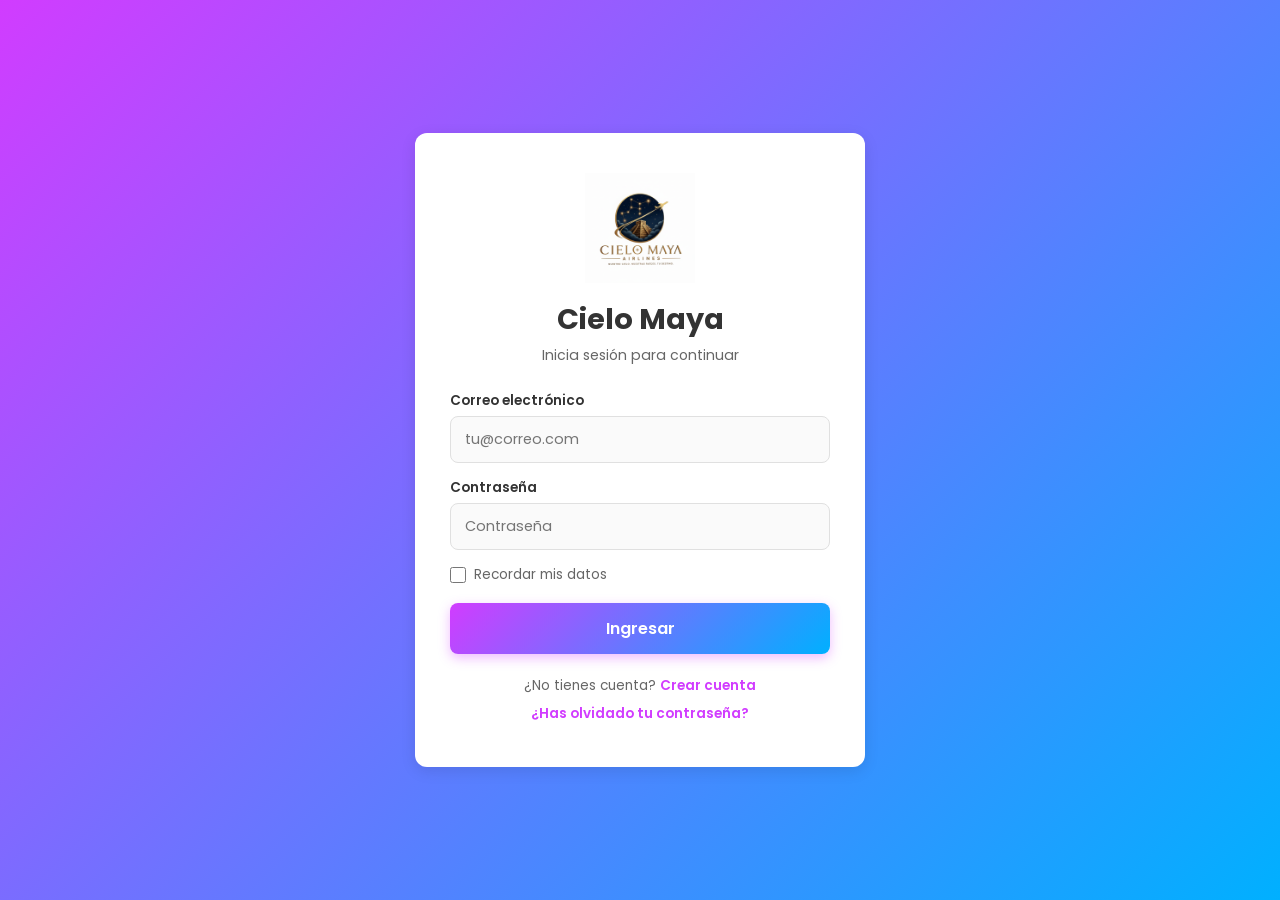
<file: index.html>
<!DOCTYPE html>
<html lang="es">

<head>
    <meta charset="UTF-8">
    <meta name="viewport" content="width=device-width, initial-scale=1.0">
    <title>Cielo Maya - Iniciar Sesión</title>
    <link rel="preconnect" href="https://fonts.googleapis.com">
    <link href="https://fonts.googleapis.com/css2?family=Poppins:wght@400;600;700&display=swap" rel="stylesheet">
    <link rel="stylesheet" href="css/Style.css">
    <link rel="stylesheet" href="css/layout.css">
    <link rel="stylesheet" href="css/forms.css">
    <link rel="stylesheet" href="css/responsive.css">
</head>

<body>
    <div class="pagina-form">
        <div class="tarjeta">
            <img width="150px" src="cielo maya 3d.png" alt="Logo ACME AIR" class="logo">

            <h1 class="titulo">Cielo Maya</h1>
            <p class="subtitulo">Inicia sesión para continuar</p>

            <form>
                <div class="grupo">
                    <label for="email">Correo electrónico</label>
                    <input type="email" id="email" name="email" placeholder="tu@correo.com">
                </div>

                <div class="grupo">
                    <label for="password">Contraseña</label>
                    <input type="password" id="password" name="password" placeholder="Contraseña">
                </div>

                <div class="grupo-checkbox">
                    <input type="checkbox" id="recordar" name="recordar">
                    <label for="recordar">Recordar mis datos</label>
                </div>

                <a href="menu.html" class="btn-primario">Ingresar</a>
            </form>

            <div class="enlaces-form">
                <p>¿No tienes cuenta? <a href="registro.html">Crear cuenta</a></p>
                <p><a href="recuperar.html">¿Has olvidado tu contraseña?</a></p>
            </div>

        </div>
    </div>

</body>

</html>
</file>
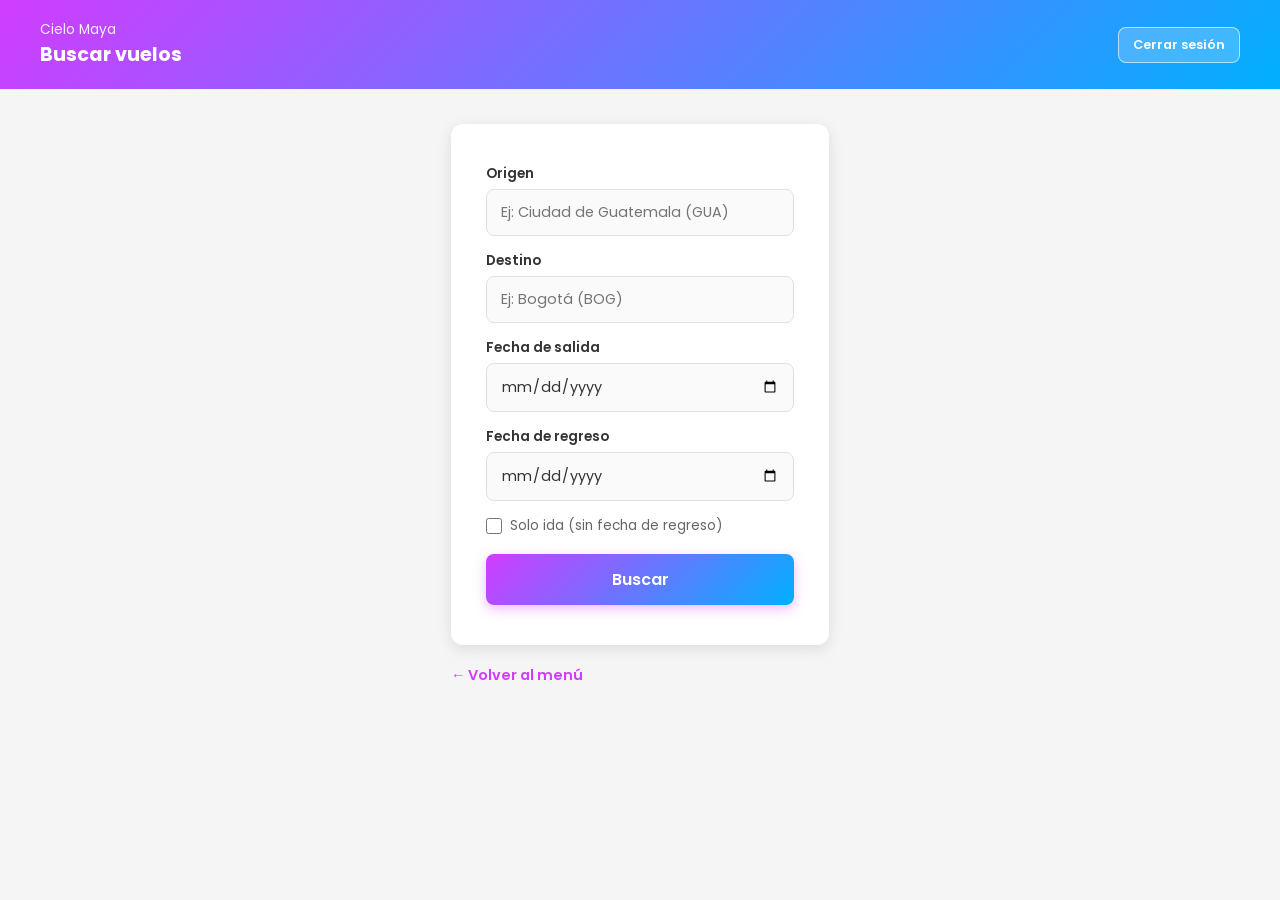
<file: busqueda-vuelos.html>
<!DOCTYPE html>
<html lang="es">

<head>
    <meta charset="UTF-8">
    <meta name="viewport" content="width=device-width, initial-scale=1.0">
    <title>Cielo Maya - Buscar Vuelos</title>

    <link rel="preconnect" href="https://fonts.googleapis.com">
    <link href="https://fonts.googleapis.com/css2?family=Poppins:wght@400;600;700&display=swap" rel="stylesheet">

    <link rel="stylesheet" href="css/style.css">
    <link rel="stylesheet" href="css/layout.css">
    <link rel="stylesheet" href="css/forms.css">
    <link rel="stylesheet" href="css/responsive.css">
</head>

<body>
    <div class="pagina-app">

        <header class="encabezado">
            <div class="encabezado-info">
                <p>Cielo Maya</p>
                <h2>Buscar vuelos</h2>
            </div>
            <a href="index.html" class="btn-pequeno">Cerrar sesión</a>
        </header>

        <main class="contenido">

            <div class="tarjeta" style="max-width: 500px;">

                <form>
                    <div class="grupo">
                        <label for="origen">Origen</label>
                        <input type="text" id="origen" name="origen" placeholder="Ej: Ciudad de Guatemala (GUA)">
                    </div>

                    <div class="grupo">
                        <label for="destino">Destino</label>
                        <input type="text" id="destino" name="destino" placeholder="Ej: Bogotá (BOG)">
                    </div>
                    <div class="grupo">
                        <label for="fecha-salida">Fecha de salida</label>
                        <input type="date" id="fecha-salida" name="fecha-salida">
                    </div>

                    <div class="grupo">
                        <label for="fecha-regreso">Fecha de regreso</label>
                        <input type="date" id="fecha-regreso" name="fecha-regreso">
                    </div>

                    <div class="grupo-checkbox">
                        <input type="checkbox" id="solo-ida" name="solo-ida">
                        <label for="solo-ida">Solo ida (sin fecha de regreso)</label>
                    </div>

                    <a href="vuelos.html" class="btn-primario">Buscar</a>

                </form>

            </div>

            <a href="menu.html" class="link-volver">← Volver al menú</a>

        </main>

    </div>

</body>

</html>
</file>
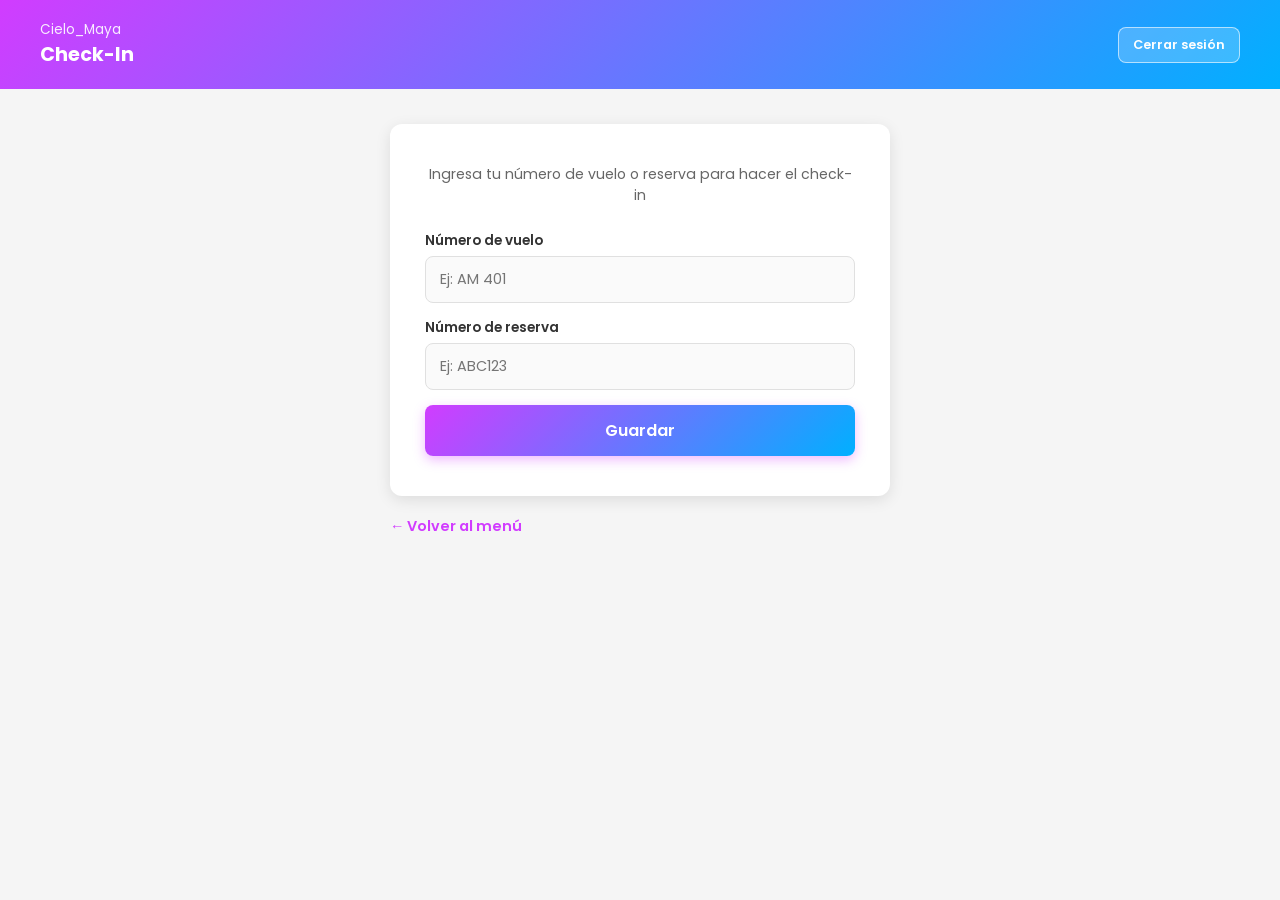
<file: check-in.html>
<!DOCTYPE html>
<html lang="es">

<head>
    <meta charset="UTF-8">
    <meta name="viewport" content="width=device-width, initial-scale=1.0">
    <title>Cielo Maya - Check-In</title>

    <link rel="preconnect" href="https://fonts.googleapis.com">
    <link href="https://fonts.googleapis.com/css2?family=Poppins:wght@400;600;700&display=swap" rel="stylesheet">

    <link rel="stylesheet" href="css/style.css">
    <link rel="stylesheet" href="css/layout.css">
    <link rel="stylesheet" href="css/forms.css">
    <link rel="stylesheet" href="css/responsive.css">
</head>

<body>

    <div class="pagina-app">
        <header class="encabezado">
            <div class="encabezado-info">
                <p>Cielo_Maya</p>
                <h2>Check-In</h2>
            </div>
            <a href="index.html" class="btn-pequeno">Cerrar sesión</a>
        </header>
        <main class="contenido">

            <div class="tarjeta" style="max-width: 500px;">

                <p class="subtitulo">Ingresa tu número de vuelo o reserva para hacer el check-in</p>

                <form>

                    <div class="grupo">
                        <label for="num-vuelo">Número de vuelo</label>
                        <input type="text" id="num-vuelo" name="num-vuelo" placeholder="Ej: AM 401">
                    </div>

                    <div class="grupo">
                        <label for="num-reserva">Número de reserva</label>
                        <input type="text" id="num-reserva" name="num-reserva" placeholder="Ej: ABC123">
                    </div>

                    <a href="menu.html" class="btn-primario">Guardar</a>

                </form>

            </div>

            <a href="menu.html" class="link-volver">← Volver al menú</a>

        </main>

    </div>

</body>

</html>
</file>
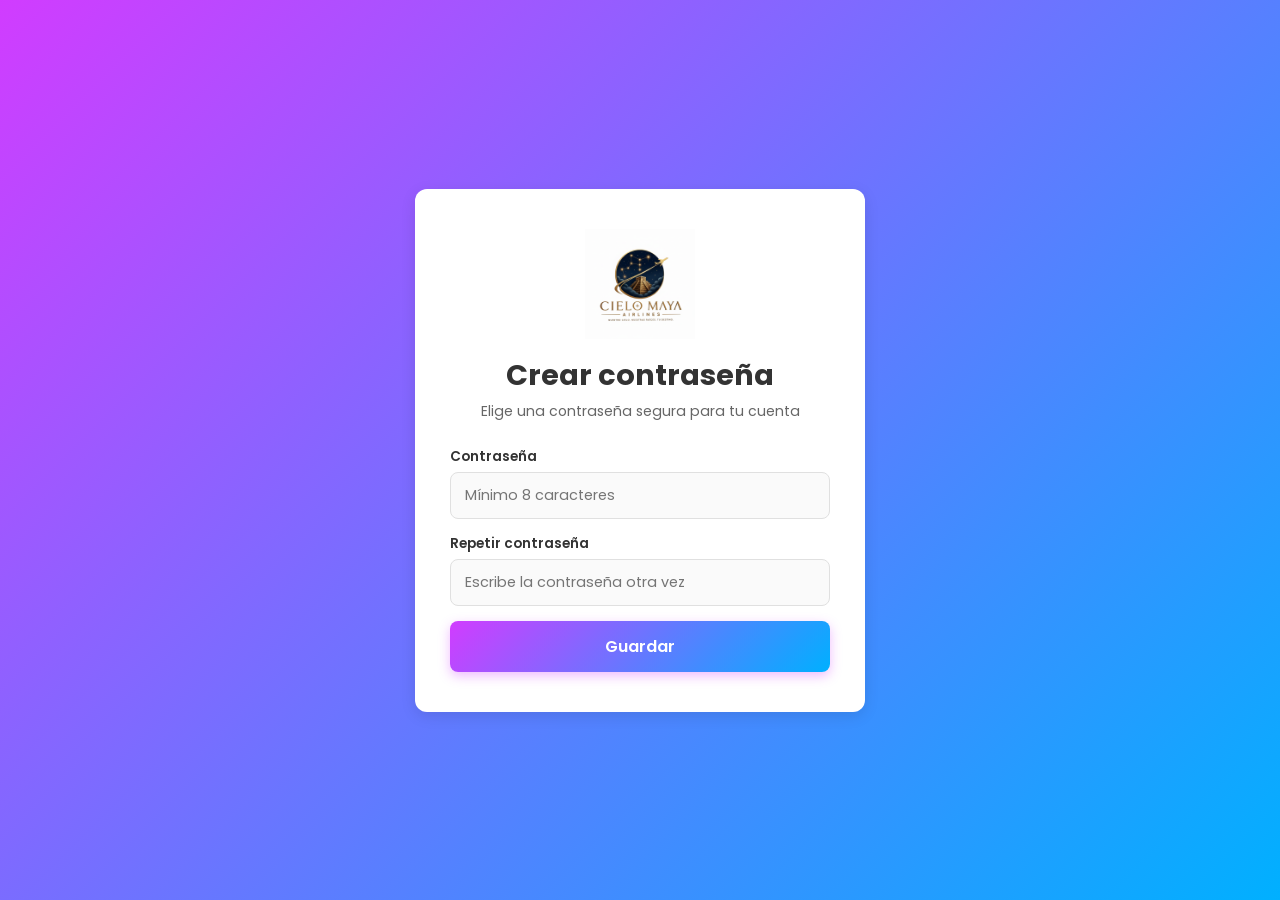
<file: crear-contraseña.html>
<!DOCTYPE html>
<html lang="es">

<head>
    <meta charset="UTF-8">
    <meta name="viewport" content="width=device-width, initial-scale=1.0">
    <title>Cielo Maya - Crear Contraseña</title>

    <link rel="preconnect" href="https://fonts.googleapis.com">
    <link href="https://fonts.googleapis.com/css2?family=Poppins:wght@400;600;700&display=swap" rel="stylesheet">

    <link rel="stylesheet" href="css/style.css">
    <link rel="stylesheet" href="css/layout.css">
    <link rel="stylesheet" href="css/forms.css">
    <link rel="stylesheet" href="css/responsive.css">
</head>

<body>

    <div class="pagina-form">
        <div class="tarjeta">

            <img src="cielo maya 3d.png" alt="Logo Cielo Maya" class="logo">

            <h1 class="titulo">Crear contraseña</h1>
            <p class="subtitulo">Elige una contraseña segura para tu cuenta</p>

            <form>
                <div class="grupo">
                    <label for="password">Contraseña</label>
                    <input type="password" id="password" name="password" placeholder="Mínimo 8 caracteres">
                </div>
                <div class="grupo">
                    <label for="repetir">Repetir contraseña</label>
                    <input type="password" id="repetir" name="repetir" placeholder="Escribe la contraseña otra vez">
                </div>

                <a href="menu.html" class="btn-primario">Guardar</a>
            </form>

        </div>
    </div>

</body>

</html>
</file>
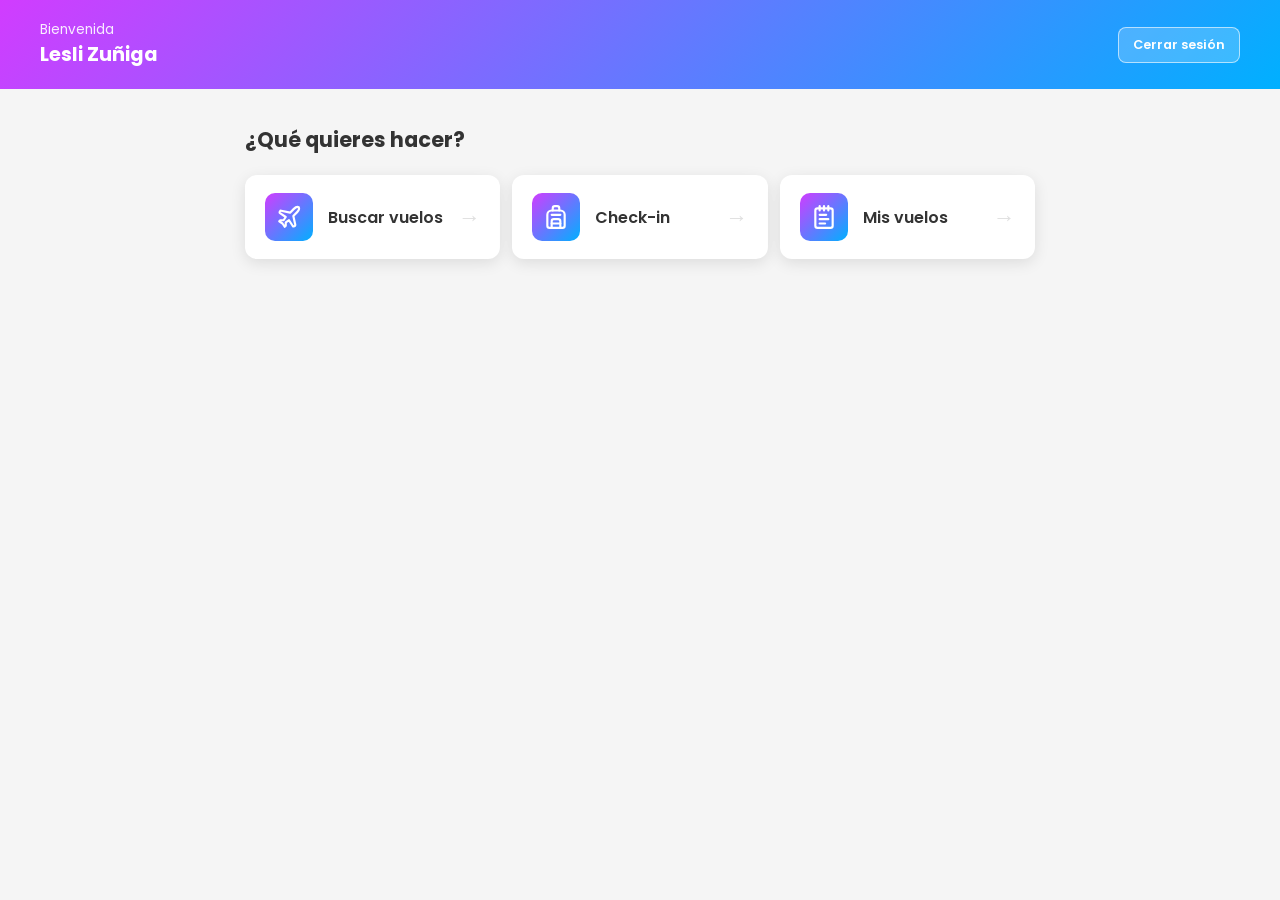
<file: menu.html>
<!DOCTYPE html>
<html lang="es">

<head>
    <meta charset="UTF-8">
    <meta name="viewport" content="width=device-width, initial-scale=1.0">
    <title>Cielo Maya - Menú Principal</title>

    <link rel="preconnect" href="https://fonts.googleapis.com">
    <link href="https://fonts.googleapis.com/css2?family=Poppins:wght@400;600;700&display=swap" rel="stylesheet">

    <link rel="stylesheet" href="css/style.css">
    <link rel="stylesheet" href="css/layout.css">
    <link rel="stylesheet" href="css/forms.css">
    <link rel="stylesheet" href="css/responsive.css">
</head>

<body>

    <div class="pagina-app">

        <header class="encabezado">
            <div class="encabezado-info">
                <p>Bienvenida</p>
                <h2>Lesli Zuñiga</h2>
            </div>
            <a href="index.html" class="btn-pequeno">Cerrar sesión</a>
        </header>
        <main class="contenido">

            <h2>¿Qué quieres hacer?</h2>

            <div class="lista-menu">

                <a href="busqueda-vuelos.html" class="tarjeta-menu">
                    <div class="icono-caja">
                        <img width="50px" src="plane.svg" alt="Buscar vuelos" class="icono-svg">
                    </div>
                    <span class="nombre">Buscar vuelos</span>
                    <span class="flecha">&rarr;</span>
                </a>
                <a href="check-in.html" class="tarjeta-menu">
                    <div class="icono-caja">
                        <img width="50px" src="backpack.svg" alt="Check-in" class="icono-svg">
                    </div>
                    <span class="nombre">Check-in</span>
                    <span class="flecha">&rarr;</span>
                </a>

                <a href="mis-vuelos.html" class="tarjeta-menu">
                    <div class="icono-caja">
                        <img width="50px" src="notepad-text.svg" alt="Mis vuelos" class="icono-svg">
                    </div>
                    <span class="nombre">Mis vuelos</span>
                    <span class="flecha">&rarr;</span>
                </a>

            </div>

        </main>

    </div>

</body>

</html>
</file>
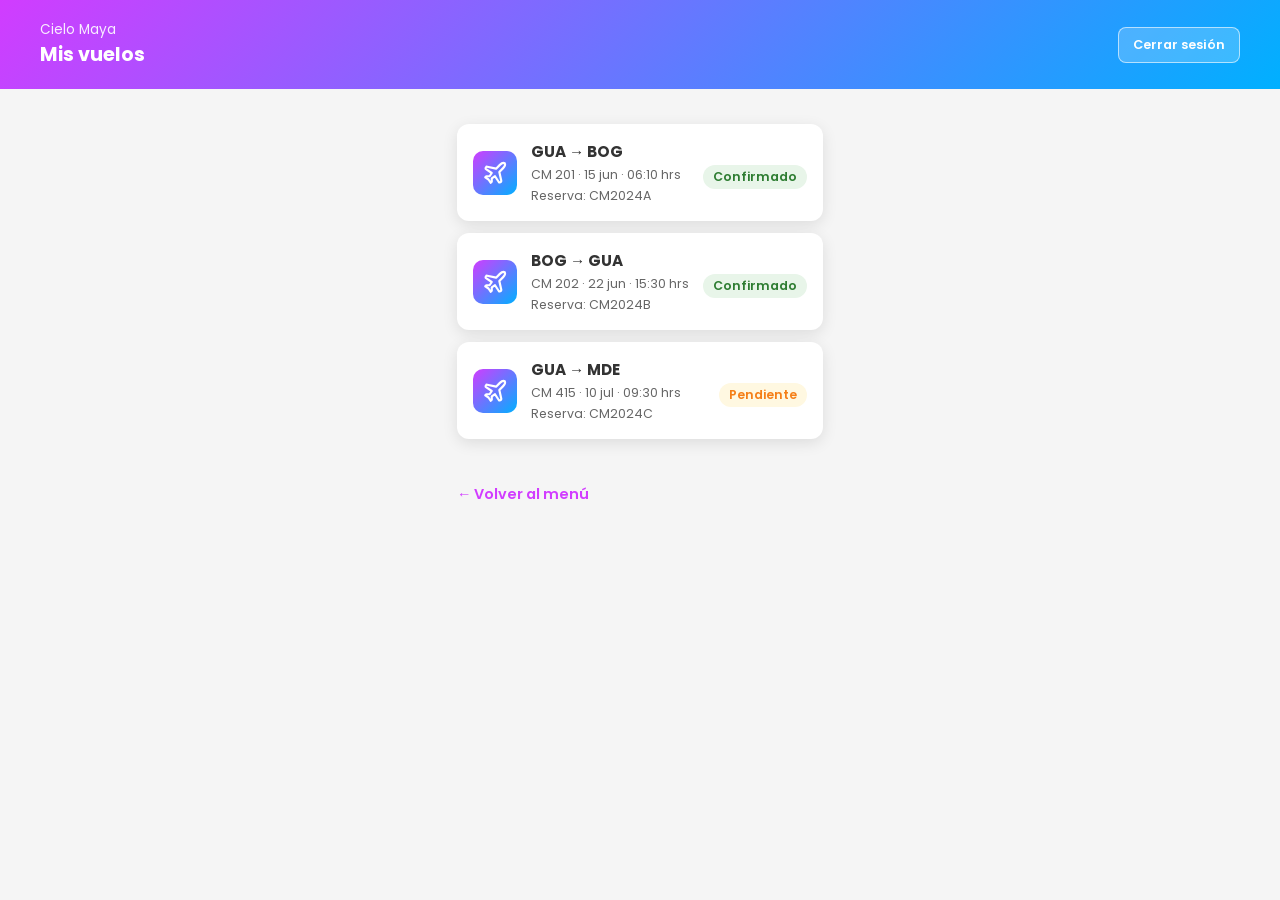
<file: mis-vuelos.html>
<!DOCTYPE html>
<html lang="es">

<head>
    <meta charset="UTF-8">
    <meta name="viewport" content="width=device-width, initial-scale=1.0">
    <title>Cielo Maya - Mis Vuelos</title>
    <link rel="preconnect" href="https://fonts.googleapis.com">
    <link href="https://fonts.googleapis.com/css2?family=Poppins:wght@400;600;700&display=swap" rel="stylesheet">
    <link rel="stylesheet" href="css/style.css">
    <link rel="stylesheet" href="css/layout.css">
    <link rel="stylesheet" href="css/forms.css">
    <link rel="stylesheet" href="css/responsive.css">
</head>

<body>

    <div class="pagina-app">

        <header class="encabezado">
            <div class="encabezado-info">
                <p>Cielo Maya</p>
                <h2>Mis vuelos</h2>
            </div>
            <a href="index.html" class="btn-pequeno">Cerrar sesión</a>
        </header>

        <main class="contenido">

            <div class="lista-vuelos">

                <div class="vuelo-card">
                    <div class="vuelo-card-icono">
                        <img src="plane.svg" alt="Vuelo" class="icono-svg">
                    </div>
                    <div class="vuelo-card-tiempo">
                        <span class="vuelo-horario">GUA → BOG</span>
                        <span class="vuelo-duracion">CM 201 · 15 jun · 06:10 hrs</span>
                        <span class="vuelo-duracion">Reserva: CM2024A</span>
                    </div>
                    <div class="vuelo-card-precio">
                        <span class="estado estado-confirmado">Confirmado</span>
                    </div>
                </div>

                <div class="vuelo-card">
                    <div class="vuelo-card-icono">
                        <img src="plane.svg" alt="Vuelo" class="icono-svg">
                    </div>
                    <div class="vuelo-card-tiempo">
                        <span class="vuelo-horario">BOG → GUA</span>
                        <span class="vuelo-duracion">CM 202 · 22 jun · 15:30 hrs</span>
                        <span class="vuelo-duracion">Reserva: CM2024B</span>
                    </div>
                    <div class="vuelo-card-precio">
                        <span class="estado estado-confirmado">Confirmado</span>
                    </div>
                </div>

                <div class="vuelo-card">
                    <div class="vuelo-card-icono">
                        <img src="plane.svg" alt="Vuelo" class="icono-svg">
                    </div>
                    <div class="vuelo-card-tiempo">
                        <span class="vuelo-horario">GUA → MDE</span>
                        <span class="vuelo-duracion">CM 415 · 10 jul · 09:30 hrs</span>
                        <span class="vuelo-duracion">Reserva: CM2024C</span>
                    </div>
                    <div class="vuelo-card-precio">
                        <span class="estado estado-pendiente">Pendiente</span>
                    </div>
                </div>

            </div>

            <a href="menu.html" class="link-volver">← Volver al menú</a>

        </main>

    </div>

</body>

</html>
</file>
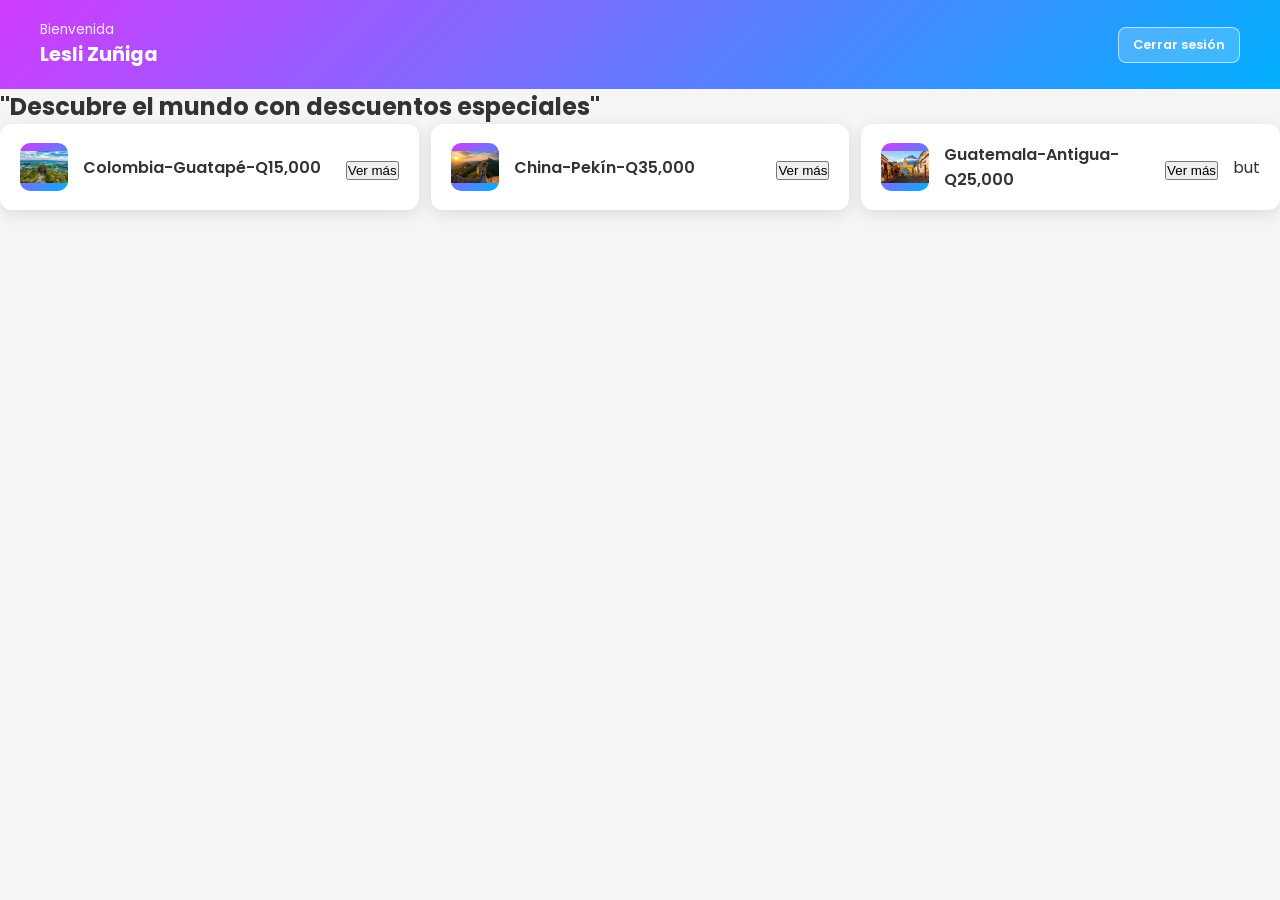
<file: promociones.html>
<!DOCTYPE html>
<html lang="es">

<head>
    <meta charset="UTF-8">
    <meta name="viewport" content="width=device-width, initial-scale=1.0">
    <title>Cielo maya-Promociones</title>

    <link rel="preconnect" href="https://fonts.googleapis.com">
    <link href="https://fonts.googleapis.com/css2?family=Poppins:wght@400;600;700&display=swap" rel="stylesheet">

    <link rel="stylesheet" href="./CSS/Style.css">
    <link rel="stylesheet" href="./CSS/layout.css">
    <link rel="stylesheet" href="./CSS/forms.css">
    <link rel="stylesheet" href="./CSS/responsive.css">
</head>

<body>

    <div class="pagina-app">

        <header class="encabezado">
            <div class="encabezado-info">
                <p>Bienvenida</p>
                <h2>Lesli Zuñiga</h2>
            </div>
            <a href="index.html" class="btn-pequeno">Cerrar sesión</a>
        </header>
        <main class="promociones">

            <h2>"Descubre el mundo con descuentos especiales"</h2>

            <div class="lista-menu">

                <a href="buscar-vuelos.html" class="tarjeta-menu">
                    <div class="icono-caja">
                        <img width="200px" src="foto 1.png" alt="Buscar vuelos" class="">
                    </div>
                    <span class="nombre">Colombia-Guatapé-Q15,000    </span>
                    <span class="flecha"><button>Ver más</button></span>
                </a>
                <a href="checkin.html" class="tarjeta-menu">
                    <div class="icono-caja">
                        <img width="200px" src="foto 2.png" alt="Check-in" class="">
                    </div>
                    <span class="nombre">China-Pekín-Q35,000  </span>
                    <span class="flecha"><button>Ver más</button></span>
                </a>

                <a href="mis-vuelos.html" class="tarjeta-menu">
                    <div class="icono-caja">
                        <img width="200px" src="foto 3.png" alt="Mis vuelos" class="">
                    </div>
                    <span class="nombre">Guatemala-Antigua-Q25,000  </span>
                    <span class="flecha"><button>Ver más</button></span>
                    but
                </a>

            </div>

        </main>

    </div>

</body>

</html>
</file>
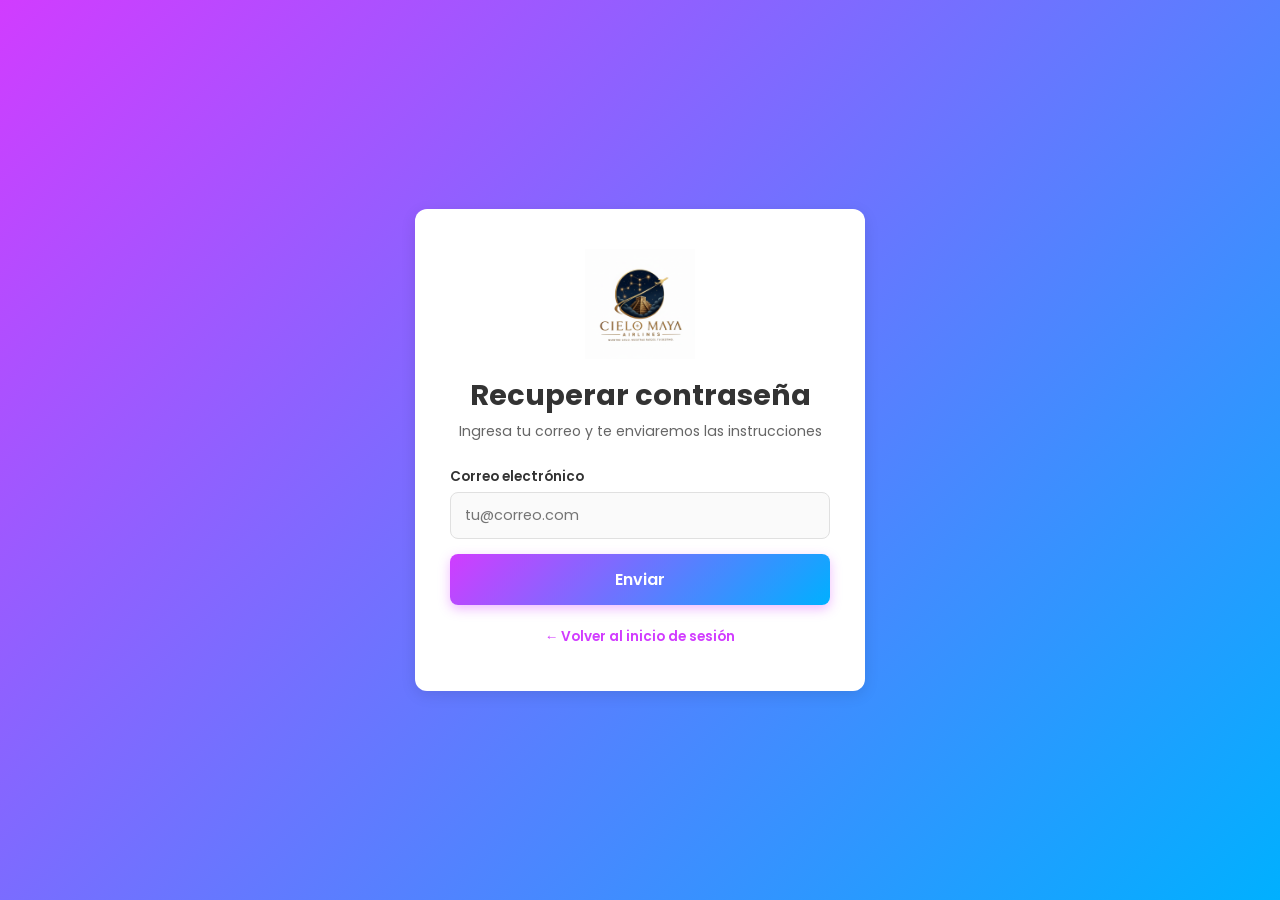
<file: recuperar.html>
<!DOCTYPE html>
<html lang="es">

<head>
    <meta charset="UTF-8">
    <meta name="viewport" content="width=device-width, initial-scale=1.0">
    <title>Cielo Maya - Recuperar Contraseña</title>

    <link rel="preconnect" href="https://fonts.googleapis.com">
    <link href="https://fonts.googleapis.com/css2?family=Poppins:wght@400;600;700&display=swap" rel="stylesheet">

    <link rel="stylesheet" href="css/style.css">
    <link rel="stylesheet" href="css/layout.css">
    <link rel="stylesheet" href="css/forms.css">
    <link rel="stylesheet" href="css/responsive.css">
</head>

<body>

    <div class="pagina-form">
        <div class="tarjeta">

            <img src="cielo maya 3d.png" alt="Logo Cielo Maya" class="logo">

            <h1 class="titulo">Recuperar contraseña</h1>
            <p class="subtitulo">Ingresa tu correo y te enviaremos las instrucciones</p>

            <form>

                <div class="grupo">
                    <label for="email">Correo electrónico</label>
                    <input type="email" id="email" name="email" placeholder="tu@correo.com">
                </div>

                <a href="crear-contrasena.html" class="btn-primario">Enviar</a>

            </form>

            <div class="enlaces-form">
                <p><a href="index.html">← Volver al inicio de sesión</a></p>
            </div>

        </div>
    </div>

</body>

</html>
</file>
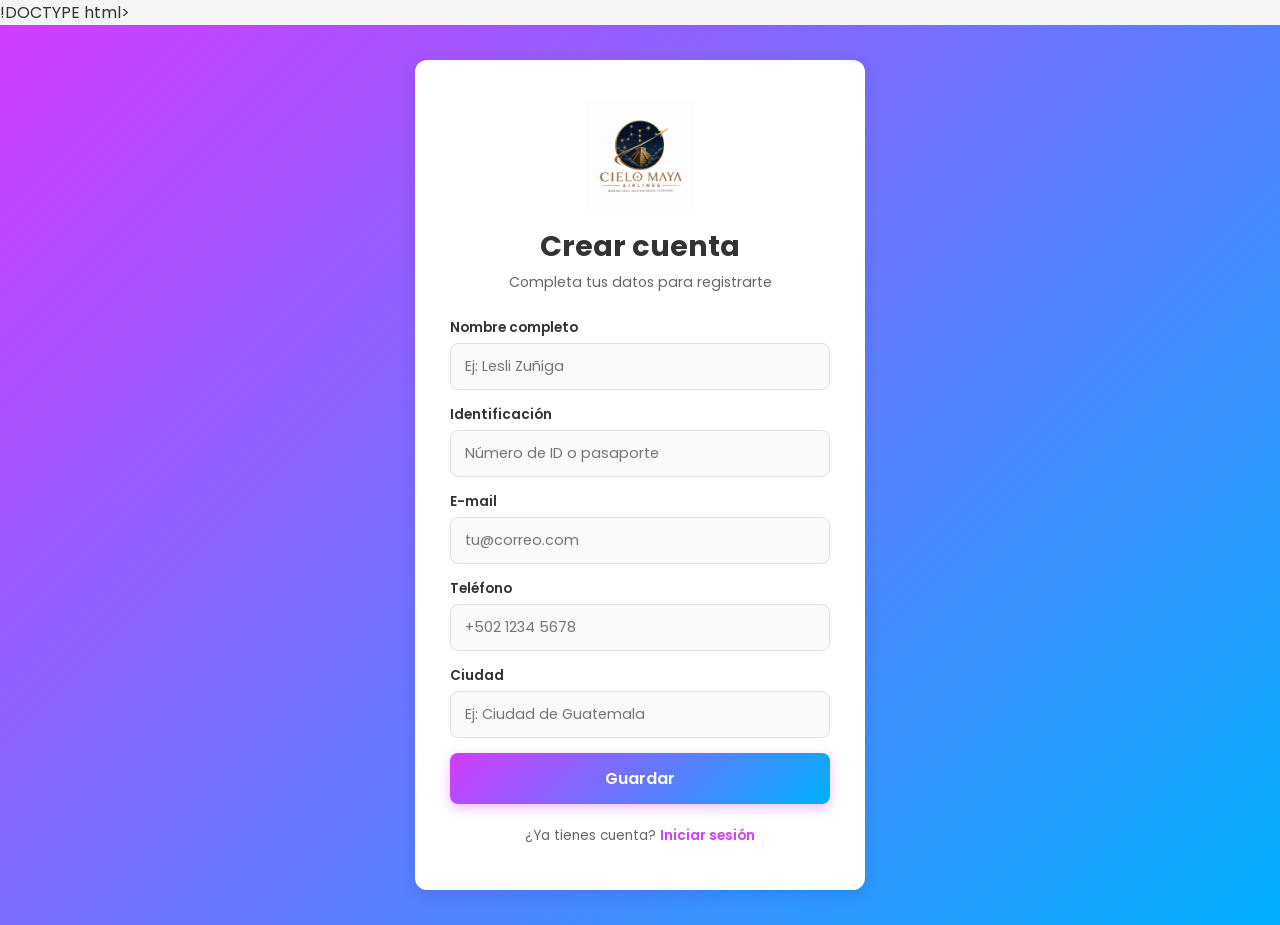
<file: registro.html>
!DOCTYPE html>
<html lang="es">

<head>
    <meta charset="UTF-8">
    <meta name="viewport" content="width=device-width, initial-scale=1.0">
    <title>Cielo Maya - Crear Cuenta</title>

    <link rel="preconnect" href="https://fonts.googleapis.com">
    <link href="https://fonts.googleapis.com/css2?family=Poppins:wght@400;600;700&display=swap" rel="stylesheet">

    <link rel="stylesheet" href="css/style.css">
    <link rel="stylesheet" href="css/layout.css">
    <link rel="stylesheet" href="css/forms.css">
    <link rel="stylesheet" href="css/responsive.css">
</head>

<body>

    <div class="pagina-form">
        <div class="tarjeta">

            <img src="cielo maya 3d.png" alt="Logo Cielo Maya" class="logo">

            <h1 class="titulo">Crear cuenta</h1>
            <p class="subtitulo">Completa tus datos para registrarte</p>

            <form>
                <div class="grupo">
                    <label for="nombre">Nombre completo</label>
                    <input type="text" id="nombre" name="nombre" placeholder="Ej: Lesli Zuñiga">
                </div>

                <div class="grupo">
                    <label for="identificacion">Identificación</label>
                    <input type="text" id="identificacion" name="identificacion" placeholder="Número de ID o pasaporte">
                </div>

                <div class="grupo">
                    <label for="email">E-mail</label>
                    <input type="email" id="email" name="email" placeholder="tu@correo.com">
                </div>

                <div class="grupo">
                    <label for="telefono">Teléfono</label>
                    <input type="tel" id="telefono" name="telefono" placeholder="+502 1234 5678">
                </div>
                <div class="grupo">
                    <label for="ciudad">Ciudad</label>
                    <input type="text" id="ciudad" name="ciudad" placeholder="Ej: Ciudad de Guatemala">
                </div>

                <a href="crear-contrasena.html" class="btn-primario">Guardar</a>

            </form>

            <div class="enlaces-form">
                <p>¿Ya tienes cuenta? <a href="index.html">Iniciar sesión</a></p>
            </div>

        </div>
    </div>

</body>

</html>
</file>
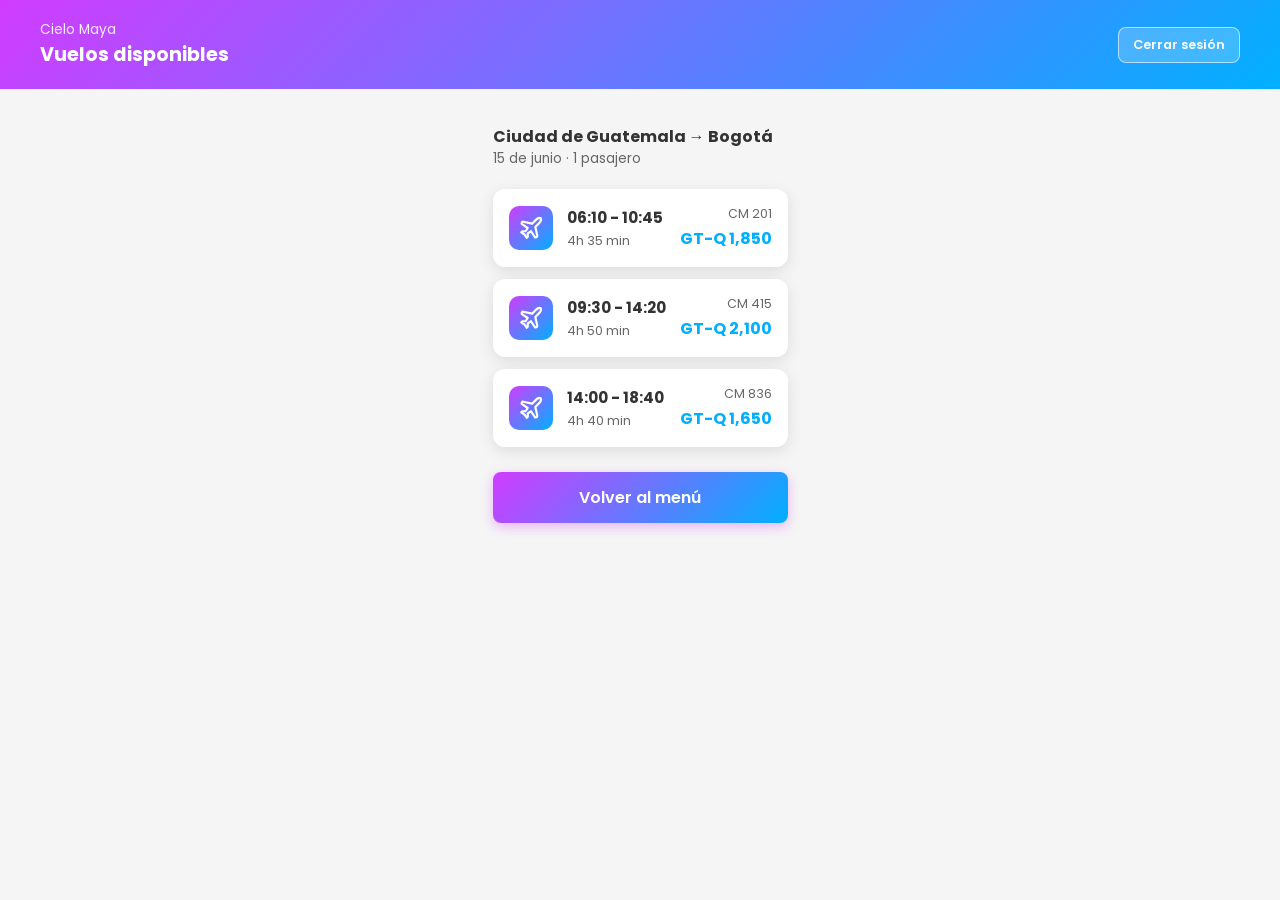
<file: vuelos.html>
<!DOCTYPE html>
<html lang="es">

<head>
    <meta charset="UTF-8">
    <meta name="viewport" content="width=device-width, initial-scale=1.0">
    <title>Cielo Maya - Vuelos Disponibles</title>
    <link rel="preconnect" href="https://fonts.googleapis.com">
    <link href="https://fonts.googleapis.com/css2?family=Poppins:wght@400;600;700&display=swap" rel="stylesheet">
    <link rel="stylesheet" href="css/style.css">
    <link rel="stylesheet" href="css/layout.css">
    <link rel="stylesheet" href="css/forms.css">
    <link rel="stylesheet" href="css/responsive.css">
</head>

<body>

    <div class="pagina-app">

        <header class="encabezado">
            <div class="encabezado-info">
                <p>Cielo Maya</p>
                <h2>Vuelos disponibles</h2>
            </div>
            <a href="index.html" class="btn-pequeno">Cerrar sesión</a>
        </header>

        <main class="contenido">

            <p class="ruta-busqueda">Ciudad de Guatemala → Bogotá</p>
            <p class="fecha-busqueda">15 de junio · 1 pasajero</p>

            <div class="lista-vuelos">

                <div class="vuelo-card">
                    <div class="vuelo-card-icono">
                        <img src="plane.svg" alt="Vuelo" class="icono-svg">
                    </div>
                    <div class="vuelo-card-tiempo">
                        <span class="vuelo-horario">06:10 - 10:45</span>
                        <span class="vuelo-duracion">4h 35 min</span>
                    </div>
                    <div class="vuelo-card-precio">
                        <span class="vuelo-codigo">CM 201</span>
                        <span class="vuelo-monto">GT-Q 1,850</span>
                    </div>
                </div>

                <div class="vuelo-card">
                    <div class="vuelo-card-icono">
                        <img src="plane.svg" alt="Vuelo" class="icono-svg">
                    </div>
                    <div class="vuelo-card-tiempo">
                        <span class="vuelo-horario">09:30 - 14:20</span>
                        <span class="vuelo-duracion">4h 50 min</span>
                    </div>
                    <div class="vuelo-card-precio">
                        <span class="vuelo-codigo">CM 415</span>
                        <span class="vuelo-monto">GT-Q 2,100</span>
                    </div>
                </div>

                <div class="vuelo-card">
                    <div class="vuelo-card-icono">
                        <img src="plane.svg" alt="Vuelo" class="icono-svg">
                    </div>
                    <div class="vuelo-card-tiempo">
                        <span class="vuelo-horario">14:00 - 18:40</span>
                        <span class="vuelo-duracion">4h 40 min</span>
                    </div>
                    <div class="vuelo-card-precio">
                        <span class="vuelo-codigo">CM 836</span>
                        <span class="vuelo-monto">GT-Q 1,650</span>
                    </div>
                </div>

            </div>

            <a href="menu.html" class="btn-primario" style="max-width: 500px;">Volver al menú</a>

        </main>

    </div>

</body>

</html>
</file>
<file: css/Style.css>
:root {
    --rosa: #d13cff;
    --azul: #00b0ff;
    --blanco: #ffffff;
    --gris-texto: #333333;
    --gris-suave: #666666;
    --gris-borde: #e0e0e0;
    --gris-fondo: #f5f5f5;
    --sombra: 0 4px 15px rgba(0, 0, 0, 0.1);
    --radio: 12px;
}

* {
    margin: 0;
    padding: 0;
    box-sizing: border-box;
}

body {
    font-family: 'Poppins', 'Open Sans', Arial, sans-serif;
    font-size: 16px;
    color: var(--gris-texto);
    background: var(--gris-fondo);
}

a {
    text-decoration: none;
    color: var(--rosa);
}

a:hover {
    text-decoration: underline;
}

img {
    max-width: 100%;
    height: auto;
}

ul {
    list-style: none;
}
</file>
<file: css/layout.css>
.pagina-form {
    min-height: 100vh;
    background: linear-gradient(135deg, var(--rosa), var(--azul));
    display: flex;
    align-items: center;
    /* Centra verticalmente */
    justify-content: center;
    /* Centra horizontalmente */
    padding: 20px;
}

.tarjeta {
    background: var(--blanco);
    border-radius: var(--radio);
    box-shadow: var(--sombra);
    padding: 30px 25px;
    width: 100%;
    max-width: 400px;
}

.logo {
    display: block;
    margin: 0 auto 15px;
    width: 90px;
}

.titulo {
    text-align: center;
    font-size: 1.5rem;
    font-weight: 700;
    color: var(--gris-texto);
    margin-bottom: 4px;
}

.subtitulo {
    text-align: center;
    font-size: 0.88rem;
    color: var(--gris-suave);
    margin-bottom: 25px;
}

.pagina-app {
    min-height: 100vh;
    background: var(--gris-fondo);
    display: flex;
    flex-direction: column;
}

.encabezado {
    background: linear-gradient(135deg, var(--rosa), var(--azul));
    padding: 20px;
    color: var(--blanco);
    display: flex;
    justify-content: space-between;
    align-items: center;
}

.encabezado-info p {
    font-size: 0.85rem;
    opacity: 0.9;
}

.encabezado-info h2 {
    font-size: 1.2rem;
    font-weight: 700;
}

.contenido {
    padding: 25px 20px;
    flex: 1;
}

.contenido h2 {
    font-size: 1.3rem;
    font-weight: 700;
    margin-bottom: 20px;
    color: var(--gris-texto);
}

.lista-menu {
    display: flex;
    flex-direction: column;
    gap: 12px;
}

.tarjeta-menu {
    background: var(--blanco);
    border-radius: var(--radio);
    box-shadow: var(--sombra);
    padding: 18px 20px;
    display: flex;
    flex-direction: row;
    align-items: center;
    gap: 15px;
    color: var(--gris-texto);
    transition: transform 0.2s;
}

.tarjeta-menu:hover {
    transform: scale(1.02);
    text-decoration: none;
}

.icono-caja {
    width: 48px;
    height: 48px;
    min-width: 48px;
    background: linear-gradient(135deg, var(--rosa), var(--azul));
    border-radius: 10px;
    display: flex;
    align-items: center;
    justify-content: center;
}

.icono-svg {
    width: 26px;
    height: 26px;
    /* Filtro para invertir el color del SVG */
    filter: brightness(0) invert(1);
}

.tarjeta-menu .nombre {
    font-size: 1rem;
    font-weight: 600;
    flex: 1;
}

.tarjeta-menu .flecha {
    font-size: 1.4rem;
    color: var(--gris-borde);
    font-weight: 400;
}

.tabla-contenedor {
    overflow-x: auto;
}

.tabla-vuelos {
    width: 100%;
    border-collapse: collapse;
    font-size: 0.85rem;
    min-width: 450px;
}

.tabla-vuelos th {
    background: linear-gradient(135deg, var(--rosa), var(--azul));
    color: var(--blanco);
    padding: 12px 10px;
    text-align: left;
    font-weight: 600;
}

.tabla-vuelos td {
    padding: 12px 10px;
    border-bottom: 1px solid var(--gris-borde);
}

.tabla-vuelos tr:hover td {
    background: #f0f0f0;
}

.vuelo-item {
    background: var(--blanco);
    border-radius: var(--radio);
    box-shadow: var(--sombra);
    padding: 15px;
    margin-bottom: 15px;
}

.vuelo-item .ruta {
    font-size: 1.1rem;
    font-weight: 700;
    color: var(--rosa);
    margin-bottom: 5px;
}

.vuelo-item .detalle {
    font-size: 0.85rem;
    color: var(--gris-suave);
}

.estado {
    display: inline-block;
    padding: 3px 10px;
    border-radius: 20px;
    font-size: 0.78rem;
    font-weight: 600;
    margin-top: 8px;
}

.estado-confirmado {
    background: #e8f5e9;
    color: #2e7d32;
}

.estado-pendiente {
    background: #fff8e1;
    color: #f57f17;
}

.link-volver {
    display: inline-block;
    margin-top: 20px;
    color: var(--rosa);
    font-weight: 600;
    font-size: 0.9rem;
}

.link-volver:hover {
    text-decoration: none;
    opacity: 0.8;
}

.ruta-busqueda {
    font-size: 1rem;
    font-weight: 700;
    color: var(--gris-texto);
}

.fecha-busqueda {
    font-size: 0.85rem;
    color: var(--gris-suave);
    margin-bottom: 20px;
}

.lista-vuelos {
    display: flex;
    flex-direction: column;
    gap: 12px;
    margin-bottom: 25px;
}

.vuelo-card {
    background: var(--blanco);
    border-radius: var(--radio);
    box-shadow: var(--sombra);
    padding: 16px;
    display: flex;
    align-items: center;
    gap: 14px;
}

.vuelo-card-icono {
    width: 44px;
    height: 44px;
    min-width: 44px;
    background: linear-gradient(135deg, var(--rosa), var(--azul));
    border-radius: 10px;
    display: flex;
    align-items: center;
    justify-content: center;
}

.vuelo-card-tiempo {
    flex: 1;
    display: flex;
    flex-direction: column;
    gap: 3px;
}

.vuelo-horario {
    font-size: 0.95rem;
    font-weight: 700;
    color: var(--gris-texto);
}

.vuelo-duracion {
    font-size: 0.78rem;
    color: var(--gris-suave);
}

.vuelo-card-precio {
    text-align: right;
    display: flex;
    flex-direction: column;
    align-items: flex-end;
    gap: 3px;
}

.vuelo-codigo {
    font-size: 0.78rem;
    color: var(--gris-suave);
}

.vuelo-monto {
    font-size: 1rem;
    font-weight: 700;
    color: var(--azul);
}
</file>
<file: css/forms.css>
.grupo {
    margin-bottom: 15px;
}

.grupo label {
    display: block;
    font-size: 0.85rem;
    font-weight: 600;
    margin-bottom: 5px;
    color: var(--gris-texto);
}

.grupo input[type="text"],
.grupo input[type="email"],
.grupo input[type="password"],
.grupo input[type="tel"],
.grupo input[type="date"] {
    width: 100%;
    padding: 12px 14px;
    border: 1.5px solid var(--gris-borde);
    border-radius: 8px;
    font-size: 0.9rem;
    font-family: 'Poppins', sans-serif;
    background: #fafafa;
    color: var(--gris-texto);
    transition: border-color 0.2s;
}

.grupo input:focus {
    outline: none;
    border-color: var(--rosa);
    background: var(--blanco);
}

.grupo-checkbox {
    display: flex;
    align-items: center;
    gap: 8px;
    margin-bottom: 18px;
}

.grupo-checkbox input[type="checkbox"] {
    width: 16px;
    height: 16px;
    cursor: pointer;
    accent-color: var(--rosa);
}

.grupo-checkbox label {
    font-size: 0.85rem;
    color: var(--gris-suave);
    cursor: pointer;
}

.btn-primario {
    display: block;
    width: 100%;
    padding: 13px;
    background: linear-gradient(135deg, var(--rosa), var(--azul));
    color: var(--blanco);
    border: none;
    border-radius: 8px;
    font-size: 1rem;
    font-weight: 600;
    font-family: 'Poppins', sans-serif;
    cursor: pointer;
    text-align: center;
    box-shadow: 0 4px 12px rgba(209, 60, 255, 0.35);
    transition: transform 0.2s;
    margin-top: 5px;
}

.btn-primario:hover {
    transform: scale(1.02);
    text-decoration: none;
    color: var(--blanco);
}

.btn-pequeno {
    padding: 8px 14px;
    background: rgba(255, 255, 255, 0.2);
    color: var(--blanco);
    border: 1.5px solid rgba(255, 255, 255, 0.6);
    border-radius: 8px;
    font-size: 0.8rem;
    font-weight: 600;
    font-family: 'Poppins', sans-serif;
    cursor: pointer;
    text-align: center;
    transition: background 0.2s;
    text-decoration: none;
}

.btn-pequeno:hover {
    background: rgba(255, 255, 255, 0.35);
    text-decoration: none;
    color: var(--blanco);
}

.enlaces-form {
    text-align: center;
    margin-top: 18px;
    font-size: 0.85rem;
    color: var(--gris-suave);
    line-height: 2;
}

.enlaces-form a {
    font-weight: 600;
}
</file>
<file: css/responsive.css>
@media (min-width: 768px) {

    .tarjeta {
        padding: 40px 35px;
    }

    .titulo {
        font-size: 1.8rem;
    }

    .encabezado {
        padding: 20px 40px;
    }

    .contenido {
        padding: 30px 40px;
    }

    .logo {
        width: 110px;
    }
}

.lista-menu {
        display: grid;
        grid-template-columns: repeat(2, 1fr);
    }

@media (min-width: 1024px) {

    .tarjeta {
        max-width: 450px;
    }

    .contenido {
        max-width: 900px;
        margin: 0 auto;
        padding: 35px 20px;
    }

    .lista-menu {
        display: grid;
        grid-template-columns: repeat(3, 1fr);
    }

}
</file>
<file: css/style.css>
:root {
    --rosa: #d13cff;
    --azul: #00b0ff;
    --blanco: #ffffff;
    --gris-texto: #333333;
    --gris-suave: #666666;
    --gris-borde: #e0e0e0;
    --gris-fondo: #f5f5f5;
    --sombra: 0 4px 15px rgba(0, 0, 0, 0.1);
    --radio: 12px;
}

* {
    margin: 0;
    padding: 0;
    box-sizing: border-box;
}

body {
    font-family: 'Poppins', 'Open Sans', Arial, sans-serif;
    font-size: 16px;
    color: var(--gris-texto);
    background: var(--gris-fondo);
}

a {
    text-decoration: none;
    color: var(--rosa);
}

a:hover {
    text-decoration: underline;
}

img {
    max-width: 100%;
    height: auto;
}

ul {
    list-style: none;
}
</file>
<file: CSS/Style.css>
:root {
    --rosa: #d13cff;
    --azul: #00b0ff;
    --blanco: #ffffff;
    --gris-texto: #333333;
    --gris-suave: #666666;
    --gris-borde: #e0e0e0;
    --gris-fondo: #f5f5f5;
    --sombra: 0 4px 15px rgba(0, 0, 0, 0.1);
    --radio: 12px;
}

* {
    margin: 0;
    padding: 0;
    box-sizing: border-box;
}

body {
    font-family: 'Poppins', 'Open Sans', Arial, sans-serif;
    font-size: 16px;
    color: var(--gris-texto);
    background: var(--gris-fondo);
}

a {
    text-decoration: none;
    color: var(--rosa);
}

a:hover {
    text-decoration: underline;
}

img {
    max-width: 100%;
    height: auto;
}

ul {
    list-style: none;
}
</file>
<file: CSS/layout.css>
.pagina-form {
    min-height: 100vh;
    background: linear-gradient(135deg, var(--rosa), var(--azul));
    display: flex;
    align-items: center;
    /* Centra verticalmente */
    justify-content: center;
    /* Centra horizontalmente */
    padding: 20px;
}

.tarjeta {
    background: var(--blanco);
    border-radius: var(--radio);
    box-shadow: var(--sombra);
    padding: 30px 25px;
    width: 100%;
    max-width: 400px;
}

.logo {
    display: block;
    margin: 0 auto 15px;
    width: 90px;
}

.titulo {
    text-align: center;
    font-size: 1.5rem;
    font-weight: 700;
    color: var(--gris-texto);
    margin-bottom: 4px;
}

.subtitulo {
    text-align: center;
    font-size: 0.88rem;
    color: var(--gris-suave);
    margin-bottom: 25px;
}

.pagina-app {
    min-height: 100vh;
    background: var(--gris-fondo);
    display: flex;
    flex-direction: column;
}

.encabezado {
    background: linear-gradient(135deg, var(--rosa), var(--azul));
    padding: 20px;
    color: var(--blanco);
    display: flex;
    justify-content: space-between;
    align-items: center;
}

.encabezado-info p {
    font-size: 0.85rem;
    opacity: 0.9;
}

.encabezado-info h2 {
    font-size: 1.2rem;
    font-weight: 700;
}

.contenido {
    padding: 25px 20px;
    flex: 1;
}

.contenido h2 {
    font-size: 1.3rem;
    font-weight: 700;
    margin-bottom: 20px;
    color: var(--gris-texto);
}

.lista-menu {
    display: flex;
    flex-direction: column;
    gap: 12px;
}

.tarjeta-menu {
    background: var(--blanco);
    border-radius: var(--radio);
    box-shadow: var(--sombra);
    padding: 18px 20px;
    display: flex;
    flex-direction: row;
    align-items: center;
    gap: 15px;
    color: var(--gris-texto);
    transition: transform 0.2s;
}

.tarjeta-menu:hover {
    transform: scale(1.02);
    text-decoration: none;
}

.icono-caja {
    width: 48px;
    height: 48px;
    min-width: 48px;
    background: linear-gradient(135deg, var(--rosa), var(--azul));
    border-radius: 10px;
    display: flex;
    align-items: center;
    justify-content: center;
}

.icono-svg {
    width: 26px;
    height: 26px;
    /* Filtro para invertir el color del SVG */
    filter: brightness(0) invert(1);
}

.tarjeta-menu .nombre {
    font-size: 1rem;
    font-weight: 600;
    flex: 1;
}

.tarjeta-menu .flecha {
    font-size: 1.4rem;
    color: var(--gris-borde);
    font-weight: 400;
}

.tabla-contenedor {
    overflow-x: auto;
}

.tabla-vuelos {
    width: 100%;
    border-collapse: collapse;
    font-size: 0.85rem;
    min-width: 450px;
}

.tabla-vuelos th {
    background: linear-gradient(135deg, var(--rosa), var(--azul));
    color: var(--blanco);
    padding: 12px 10px;
    text-align: left;
    font-weight: 600;
}

.tabla-vuelos td {
    padding: 12px 10px;
    border-bottom: 1px solid var(--gris-borde);
}

.tabla-vuelos tr:hover td {
    background: #f0f0f0;
}

.vuelo-item {
    background: var(--blanco);
    border-radius: var(--radio);
    box-shadow: var(--sombra);
    padding: 15px;
    margin-bottom: 15px;
}

.vuelo-item .ruta {
    font-size: 1.1rem;
    font-weight: 700;
    color: var(--rosa);
    margin-bottom: 5px;
}

.vuelo-item .detalle {
    font-size: 0.85rem;
    color: var(--gris-suave);
}

.estado {
    display: inline-block;
    padding: 3px 10px;
    border-radius: 20px;
    font-size: 0.78rem;
    font-weight: 600;
    margin-top: 8px;
}

.estado-confirmado {
    background: #e8f5e9;
    color: #2e7d32;
}

.estado-pendiente {
    background: #fff8e1;
    color: #f57f17;
}

.link-volver {
    display: inline-block;
    margin-top: 20px;
    color: var(--rosa);
    font-weight: 600;
    font-size: 0.9rem;
}

.link-volver:hover {
    text-decoration: none;
    opacity: 0.8;
}

.ruta-busqueda {
    font-size: 1rem;
    font-weight: 700;
    color: var(--gris-texto);
}

.fecha-busqueda {
    font-size: 0.85rem;
    color: var(--gris-suave);
    margin-bottom: 20px;
}

.lista-vuelos {
    display: flex;
    flex-direction: column;
    gap: 12px;
    margin-bottom: 25px;
}

.vuelo-card {
    background: var(--blanco);
    border-radius: var(--radio);
    box-shadow: var(--sombra);
    padding: 16px;
    display: flex;
    align-items: center;
    gap: 14px;
}

.vuelo-card-icono {
    width: 44px;
    height: 44px;
    min-width: 44px;
    background: linear-gradient(135deg, var(--rosa), var(--azul));
    border-radius: 10px;
    display: flex;
    align-items: center;
    justify-content: center;
}

.vuelo-card-tiempo {
    flex: 1;
    display: flex;
    flex-direction: column;
    gap: 3px;
}

.vuelo-horario {
    font-size: 0.95rem;
    font-weight: 700;
    color: var(--gris-texto);
}

.vuelo-duracion {
    font-size: 0.78rem;
    color: var(--gris-suave);
}

.vuelo-card-precio {
    text-align: right;
    display: flex;
    flex-direction: column;
    align-items: flex-end;
    gap: 3px;
}

.vuelo-codigo {
    font-size: 0.78rem;
    color: var(--gris-suave);
}

.vuelo-monto {
    font-size: 1rem;
    font-weight: 700;
    color: var(--azul);
}
</file>
<file: CSS/forms.css>
.grupo {
    margin-bottom: 15px;
}

.grupo label {
    display: block;
    font-size: 0.85rem;
    font-weight: 600;
    margin-bottom: 5px;
    color: var(--gris-texto);
}

.grupo input[type="text"],
.grupo input[type="email"],
.grupo input[type="password"],
.grupo input[type="tel"],
.grupo input[type="date"] {
    width: 100%;
    padding: 12px 14px;
    border: 1.5px solid var(--gris-borde);
    border-radius: 8px;
    font-size: 0.9rem;
    font-family: 'Poppins', sans-serif;
    background: #fafafa;
    color: var(--gris-texto);
    transition: border-color 0.2s;
}

.grupo input:focus {
    outline: none;
    border-color: var(--rosa);
    background: var(--blanco);
}

.grupo-checkbox {
    display: flex;
    align-items: center;
    gap: 8px;
    margin-bottom: 18px;
}

.grupo-checkbox input[type="checkbox"] {
    width: 16px;
    height: 16px;
    cursor: pointer;
    accent-color: var(--rosa);
}

.grupo-checkbox label {
    font-size: 0.85rem;
    color: var(--gris-suave);
    cursor: pointer;
}

.btn-primario {
    display: block;
    width: 100%;
    padding: 13px;
    background: linear-gradient(135deg, var(--rosa), var(--azul));
    color: var(--blanco);
    border: none;
    border-radius: 8px;
    font-size: 1rem;
    font-weight: 600;
    font-family: 'Poppins', sans-serif;
    cursor: pointer;
    text-align: center;
    box-shadow: 0 4px 12px rgba(209, 60, 255, 0.35);
    transition: transform 0.2s;
    margin-top: 5px;
}

.btn-primario:hover {
    transform: scale(1.02);
    text-decoration: none;
    color: var(--blanco);
}

.btn-pequeno {
    padding: 8px 14px;
    background: rgba(255, 255, 255, 0.2);
    color: var(--blanco);
    border: 1.5px solid rgba(255, 255, 255, 0.6);
    border-radius: 8px;
    font-size: 0.8rem;
    font-weight: 600;
    font-family: 'Poppins', sans-serif;
    cursor: pointer;
    text-align: center;
    transition: background 0.2s;
    text-decoration: none;
}

.btn-pequeno:hover {
    background: rgba(255, 255, 255, 0.35);
    text-decoration: none;
    color: var(--blanco);
}

.enlaces-form {
    text-align: center;
    margin-top: 18px;
    font-size: 0.85rem;
    color: var(--gris-suave);
    line-height: 2;
}

.enlaces-form a {
    font-weight: 600;
}
</file>
<file: CSS/responsive.css>
@media (min-width: 768px) {

    .tarjeta {
        padding: 40px 35px;
    }

    .titulo {
        font-size: 1.8rem;
    }

    .encabezado {
        padding: 20px 40px;
    }

    .contenido {
        padding: 30px 40px;
    }

    .logo {
        width: 110px;
    }
}

.lista-menu {
        display: grid;
        grid-template-columns: repeat(2, 1fr);
    }

@media (min-width: 1024px) {

    .tarjeta {
        max-width: 450px;
    }

    .contenido {
        max-width: 900px;
        margin: 0 auto;
        padding: 35px 20px;
    }

    .lista-menu {
        display: grid;
        grid-template-columns: repeat(3, 1fr);
    }

}
</file>
